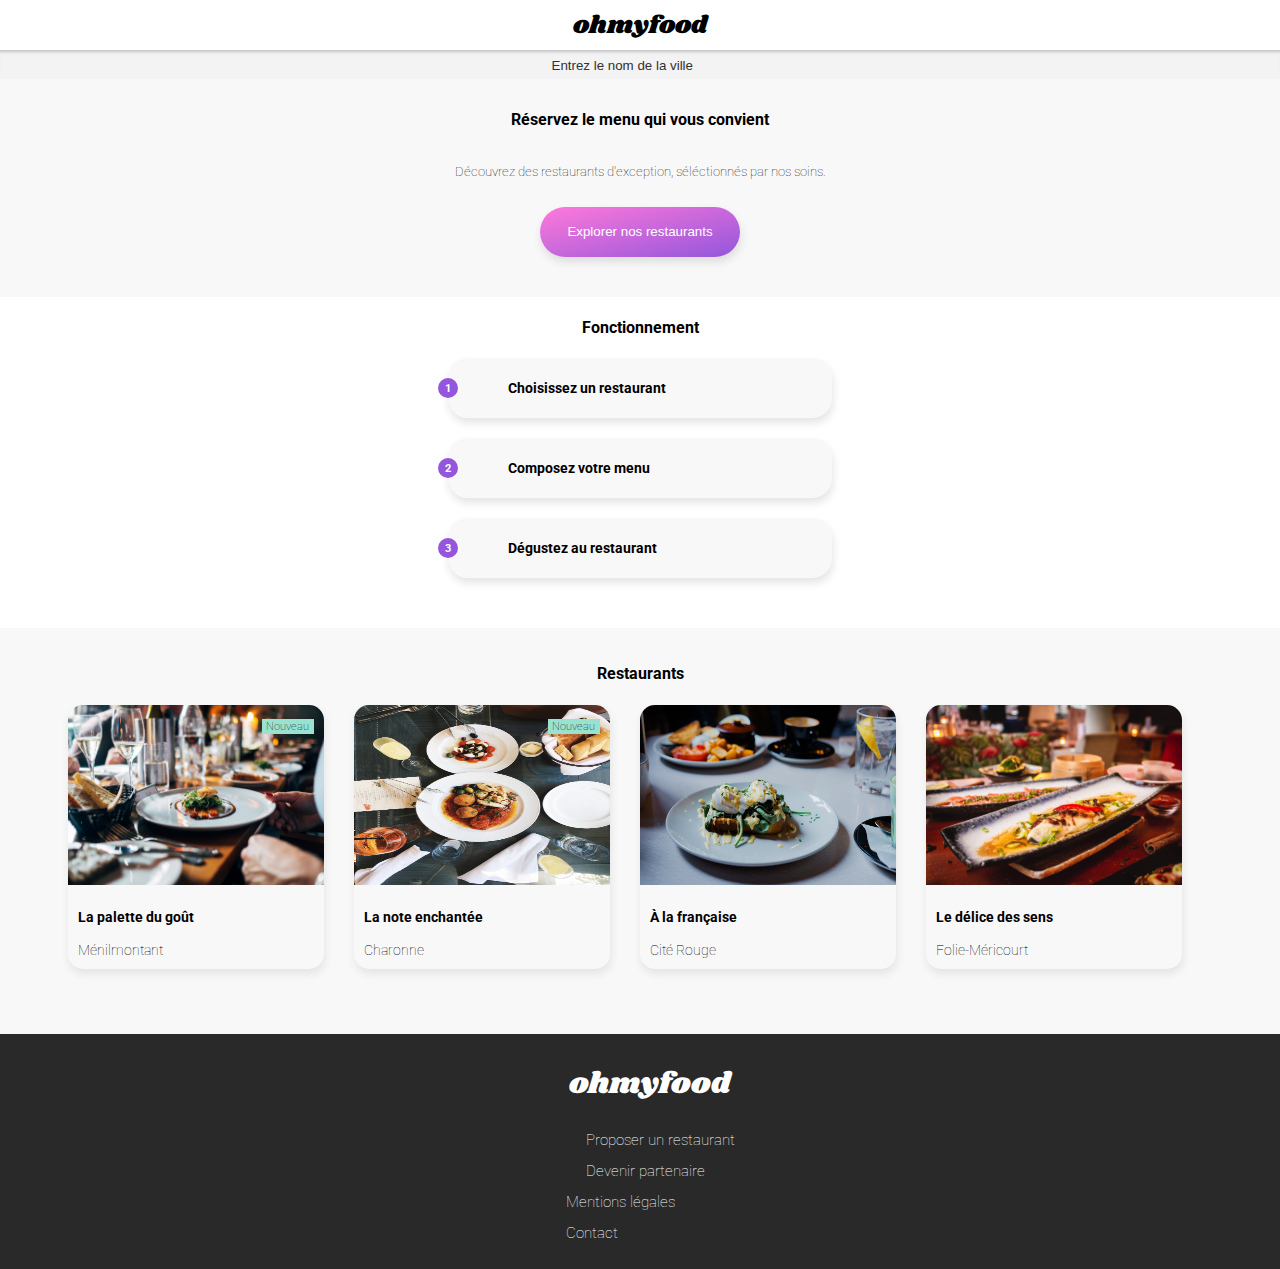
<file: index.html>
<!DOCTYPE html>
<html lang="fr">
  <head>
    <meta charset="UTF-8" />
    <meta name="viewport" content="width=device-width, initial-scale=1.0" />
    <link rel="stylesheet" href="style.css" />
    <link rel="stylesheet" href="https://use.fontawesome.com/releases/v5.3.1/css/all.css" integrity="sha384-mzrmE5qonljUremFsqc01SB46JvROS7bZs3IO2EmfFsd15uHvIt+Y8vEf7N7fWAU" crossorigin="anonymous">
    <title>OhMyFood</title>
  </head>
  <body>
    <div class="loadingPage">
      <div class="loader"></div>
    </div>
    <div class="corpsSite">
    <header>
      <div class="logo"><p>ohmyfood</p></div>
    </header>
    <section id="section_recherche">
      <div class="ville">
        <div class="map"><i class="fas fa-map-marker-alt"></i>
        <input type="text" placeholder="Entrez le nom de la ville" />
        </div>
      </div>
      <div class="explorer">
          <h4>Réservez le menu qui vous convient</h4>
          <p>Découvrez des restaurants d'exception, séléctionnés par nos soins. </p>
          <input type="button" value="Explorer nos restaurants" />
      </div>
    </section>
    <section id="section_menu">
        <h4>Fonctionnement</h4>
      <nav>
        <a href="">
        <div class="menu">
          <div class="cercle"><p>1</p></div>
          <div><i class="fas fa-mobile-alt"></i></div>
          <div><h5>Choisissez un restaurant</h5></div>
        </div>
        </a>
        <a href="">
        <div class="menu">
          <div class="cercle"><p>2</p></div>
          <div><i class="fas fa-list-ul"></i></div>
          <div><h5>Composez votre menu</h5></div>
        </div>
        </a>
        <a href="">
        <div class="menu">
          <div class="cercle"><p>3</p></div>
          <div><i class="fas fa-store"></i></div>
          <div><h5>Dégustez au restaurant</h5></div>
        </div>
        </a>
      </nav>
    </section>
    <section id="section-restau">
        <h4>Restaurants</h4>
      <div class="bloc-restau">
        <a href="palettedugout.html">
          <div class="imgRestau">
            <img src="images/restaurants/jay-wennington-N_Y88TWmGwA-unsplash.jpg" alt="La palette du goût">
            <div class="nouveau">Nouveau</div>
          </div>
        </a>
        <div class="infoRestau">
          <div class="titreRestau">
            <a href="palettedugout.html">
              <h6>La palette du goût</h6>
              <p>Ménilmontant</p>
            </a>
          </div>
          <div class="coeurRestau">
            <i class="fas fa-heart"></i>
            <i class="far fa-heart"></i>
          </div>
        </div>
      </div>
      <div class="bloc-restau">
        <a href="lanoteenchantee.html">
          <div class="imgRestau">
            <img src="images/restaurants/stil-u2Lp8tXIcjw-unsplash.jpg" alt="La note enchantée">
            <div class="nouveau">Nouveau</div>
          </div>
        </a>
        <div class="infoRestau">
          <div class="titreRestau">
            <a href="lanoteenchantee.html">
              <h6>La note enchantée</h6>
              <p>Charonne</p>
            </a>
          </div>
          <div class="coeurRestau">
            <i class="fas fa-heart"></i>
            <i class="far fa-heart"></i>
          </div>
        </div>
      </div>
      <div class="bloc-restau">
        <a href="alafrancaise.html">
          <div class="imgRestau">
            <img src="images/restaurants/toa-heftiba-DQKerTsQwi0-unsplash.jpg" alt="La palerre du goût">
          </div>
        </a>
        <div class="infoRestau">
          <div class="titreRestau">
            <a href="alafrancaise.html">
              <h6>À la française</h6>
              <p>Cité Rouge</p>
            </a>
          </div>
          <div class="coeurRestau">
            <i class="fas fa-heart"></i>
            <i class="far fa-heart"></i>
          </div>
        </div>
      </div>
      <div class="bloc-restau">
        <a href="ledelicedessens.html">
          <div class="imgRestau">
            <img src="images/restaurants/louis-hansel-shotsoflouis-qNBGVyOCY8Q-unsplash.jpg" alt="La palerre du goût">
          </div>
        </a>
        <div class="infoRestau">
          <div class="titreRestau">
            <a href="ledelicedessens.html">
              <h6>Le délice des sens</h6>
              <p>Folie-Méricourt</p>
            </a>
          </div>
          <div class="coeurRestau">
            <i class="fas fa-heart"></i>
            <i class="far fa-heart"></i>
          </div>
        </div>
      </div>
    </section>
    <footer>
      <div class="logo"><p>ohmyfood</p></div>
      <div>
        <a href="">
          <i class="fas fa-utensils fa-xs"></i>
          <p>Proposer un restaurant</p>
        </a>
        <a href="">
          <i class="fas fa-hands-helping fa-xs"></i>
          <p>Devenir partenaire</p>
        </a>
        <a href="">
          <div><p>Mentions légales</p></div>
        </a>
          <div>
            <a href="mailto:ohmyfood@contact.com"><p>Contact</p></a>
          </div>
      </div>
    </footer>
    </div>
  </body>
</html>
</file>
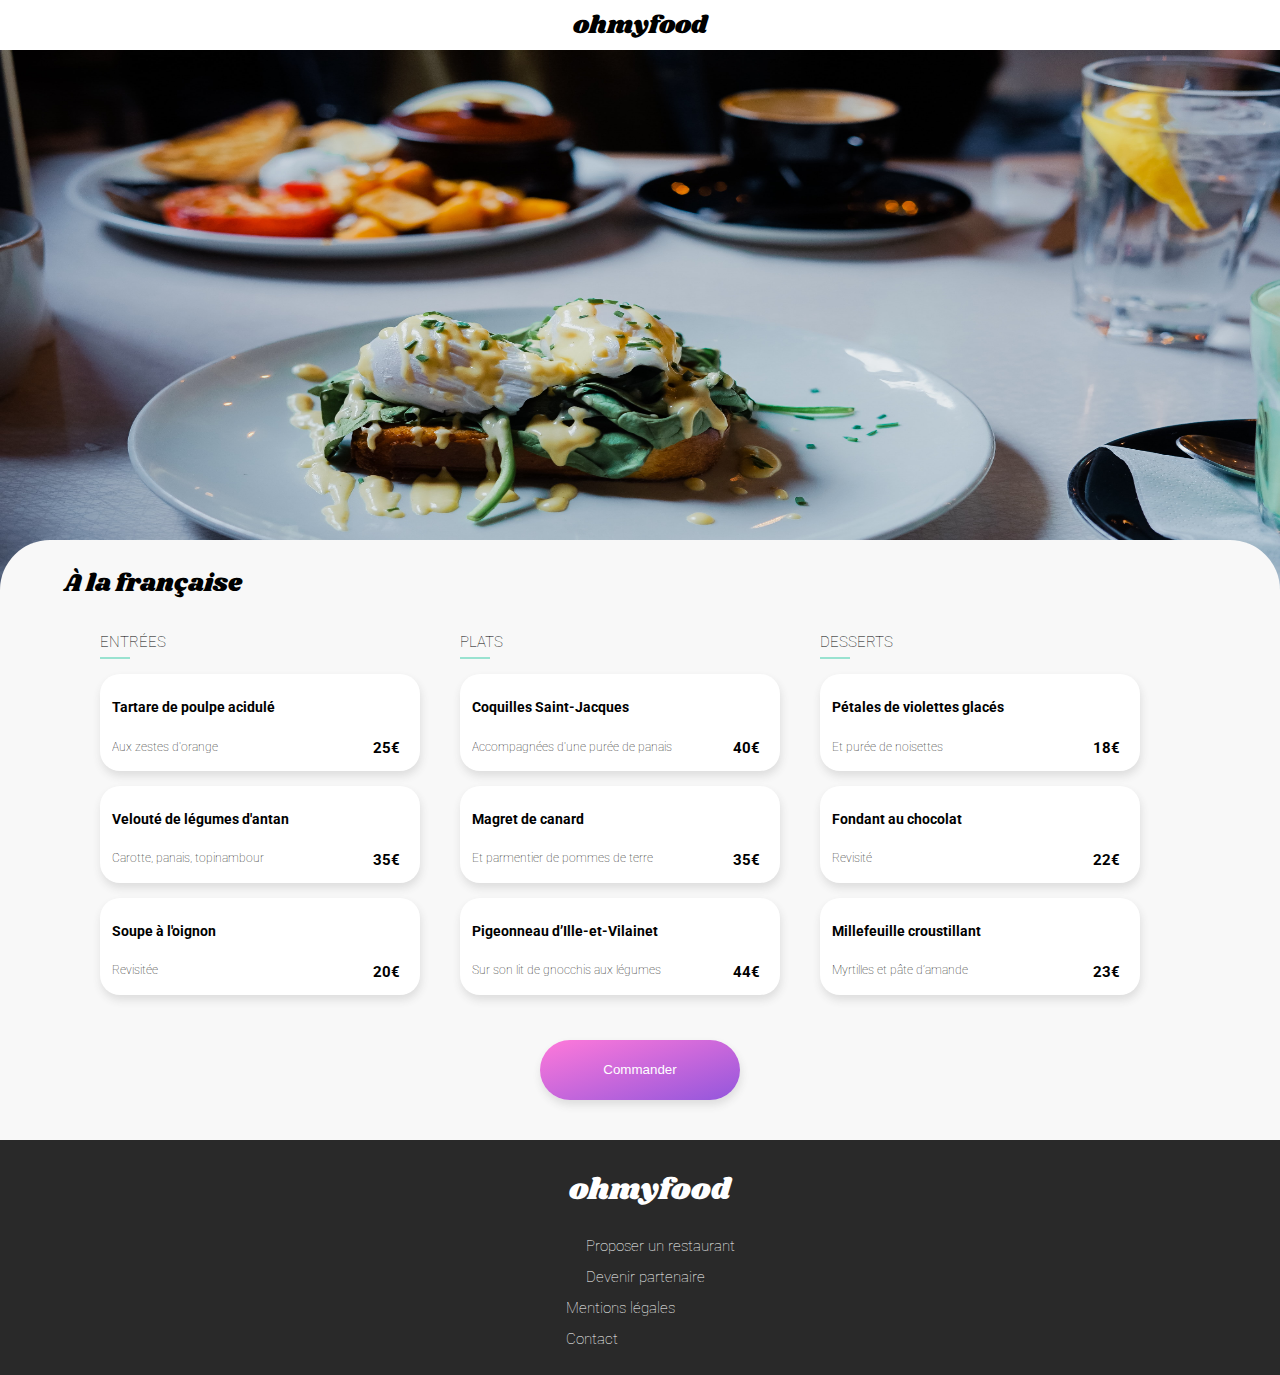
<file: alafrancaise.html>
<!DOCTYPE html>
<html lang="fr">
  <head>
    <meta charset="UTF-8" />
    <meta name="viewport" content="width=device-width, initial-scale=1.0" />
    <link rel="stylesheet" href="style.css" />
    <link rel="stylesheet" href="https://use.fontawesome.com/releases/v5.3.1/css/all.css" integrity="sha384-mzrmE5qonljUremFsqc01SB46JvROS7bZs3IO2EmfFsd15uHvIt+Y8vEf7N7fWAU" crossorigin="anonymous">
    <title>À la française</title>
  </head>
  <body>
    <header>
      <a href="index.html"><i class="fas fa-arrow-left fa-lg"></i></a>
      <div class="logo"><p>ohmyfood</p></div>
    </header>

    <div class="imgAccueil">
      <img
        src="images/restaurants/toa-heftiba-DQKerTsQwi0-unsplash.jpg"
        alt="la palette du gout"
      />
    </div>

    <section id="menu">
      <div class="titreMenu">
        <p>À la française</p>
        <div class="coeurRestau">
          <i class="fas fa-heart"></i>
          <i class="far fa-heart"></i>
        </div>
      </div>
      <div class="bloc-menu">
        <div>
          <p>ENTRÉES</p>
          <div class="souligne"></div>
        </div>
        <div class="plats">
          <div class="titreDescriptif">
            <h5>Tartare de poulpe acidulé</h5>
            <p>Aux zestes d'orange</p>
          </div>
          <div class="prixDescriptif">
            <div class="prix">25€</div>
          </div>
          <div class="transitionOk">
            <i class="fas fa-check-circle fa-2x"></i>
          </div>
        </div>
        <div class="plats">
          <div class="titreDescriptif">
            <h5>Velouté de légumes d'antan</h5>
            <p>Carotte, panais, topinambour</p>
          </div>
          <div class="prixDescriptif">
            <div class="prix">35€</div>
          </div>
          <div class="transitionOk">
            <i class="fas fa-check-circle fa-2x"></i>
          </div>
        </div>
        <div class="plats">
          <div class="titreDescriptif">
            <h5>Soupe à l'oignon</h5>
            <p>Revisitée</p>
          </div>
          <div class="prixDescriptif">
            <div class="prix">20€</div>
          </div>
          <div class="transitionOk">
            <i class="fas fa-check-circle fa-2x"></i>
          </div>
        </div>
      </div>
      <div class="bloc-menu">
        <div>
          <p>PLATS</p>
          <div class="souligne"></div>
        </div>
        <div class="plats">
          <div class="titreDescriptif">
            <h5>Coquilles Saint-Jacques</h5>
            <p>Accompagnées d'une purée de panais</p>
          </div>

          <div class="prixDescriptif">
            <div class="prix">40€</div>
          </div>
          <div class="transitionOk">
            <i class="fas fa-check-circle fa-2x"></i>
          </div>
        </div>
        <div class="plats">
          <div class="titreDescriptif">
            <h5>Magret de canard</h5>
            <p>Et parmentier de pommes de terre</p>
          </div>
          <div class="prixDescriptif">
            <div class="prix">35€</div>
          </div>
          <div class="transitionOk">
            <i class="fas fa-check-circle fa-2x"></i>
          </div>
        </div>
        <div class="plats">
          <div class="titreDescriptif">
            <h5>Pigeonneau d’Ille-et-Vilainet</h5>
            <p>Sur son lit de gnocchis aux légumes</p>
          </div>
          <div class="prixDescriptif">
            <div class="prix">44€</div>
          </div>
          <div class="transitionOk">
            <i class="fas fa-check-circle fa-2x"></i>
          </div>
        </div>
      </div>
      <div class="bloc-menu">
        <div>
          <p>DESSERTS</p>
          <div class="souligne"></div>
        </div>
        <div class="plats">
          <div class="titreDescriptif">
            <h5>Pétales de violettes glacés</h5>
            <p>Et purée de noisettes</p>
          </div>
          <div class="prixDescriptif">
            <div class="prix">18€</div>
          </div>
          <div class="transitionOk">
            <i class="fas fa-check-circle fa-2x"></i>
          </div>
        </div>
        <div class="plats">
          <div class="titreDescriptif">
            <h5>Fondant au chocolat</h5>
            <p>Revisité</p>
          </div>
          <div class="prixDescriptif">
            <div class="prix">22€</div>
          </div>
          <div class="transitionOk">
            <i class="fas fa-check-circle fa-2x"></i>
          </div>
        </div>
        <div class="plats">
          <div class="titreDescriptif">
            <h5>Millefeuille croustillant</h5>
            <p>Myrtilles et pâte d’amande</p>
          </div>
          <div class="prixDescriptif">
            <div class="prix">23€</div>
          </div>
          <div class="transitionOk">
            <i class="fas fa-check-circle fa-2x"></i>
          </div>
        </div>
      </div>
      <div class="btnCmd">
        <input type="button" value="Commander" />
      </div>
    </section>

    <footer id="footerMenu">
      <div class="logo"><p>ohmyfood</p></div>
      <div>
        <a href="">
          <i class="fas fa-utensils fa-xs"></i>
          <p>Proposer un restaurant</p>
        </a>
        <a href="">
          <i class="fas fa-hands-helping fa-xs"></i>
          <p>Devenir partenaire</p>
        </a>
        <a href="">
          <div><p>Mentions légales</p></div>
        </a>
          <div>
            <a href="mailto:ohmyfood@contact.com"><p>Contact</p></a>
          </div>
      </div>
    </footer>
  </body>
</html>
</file>
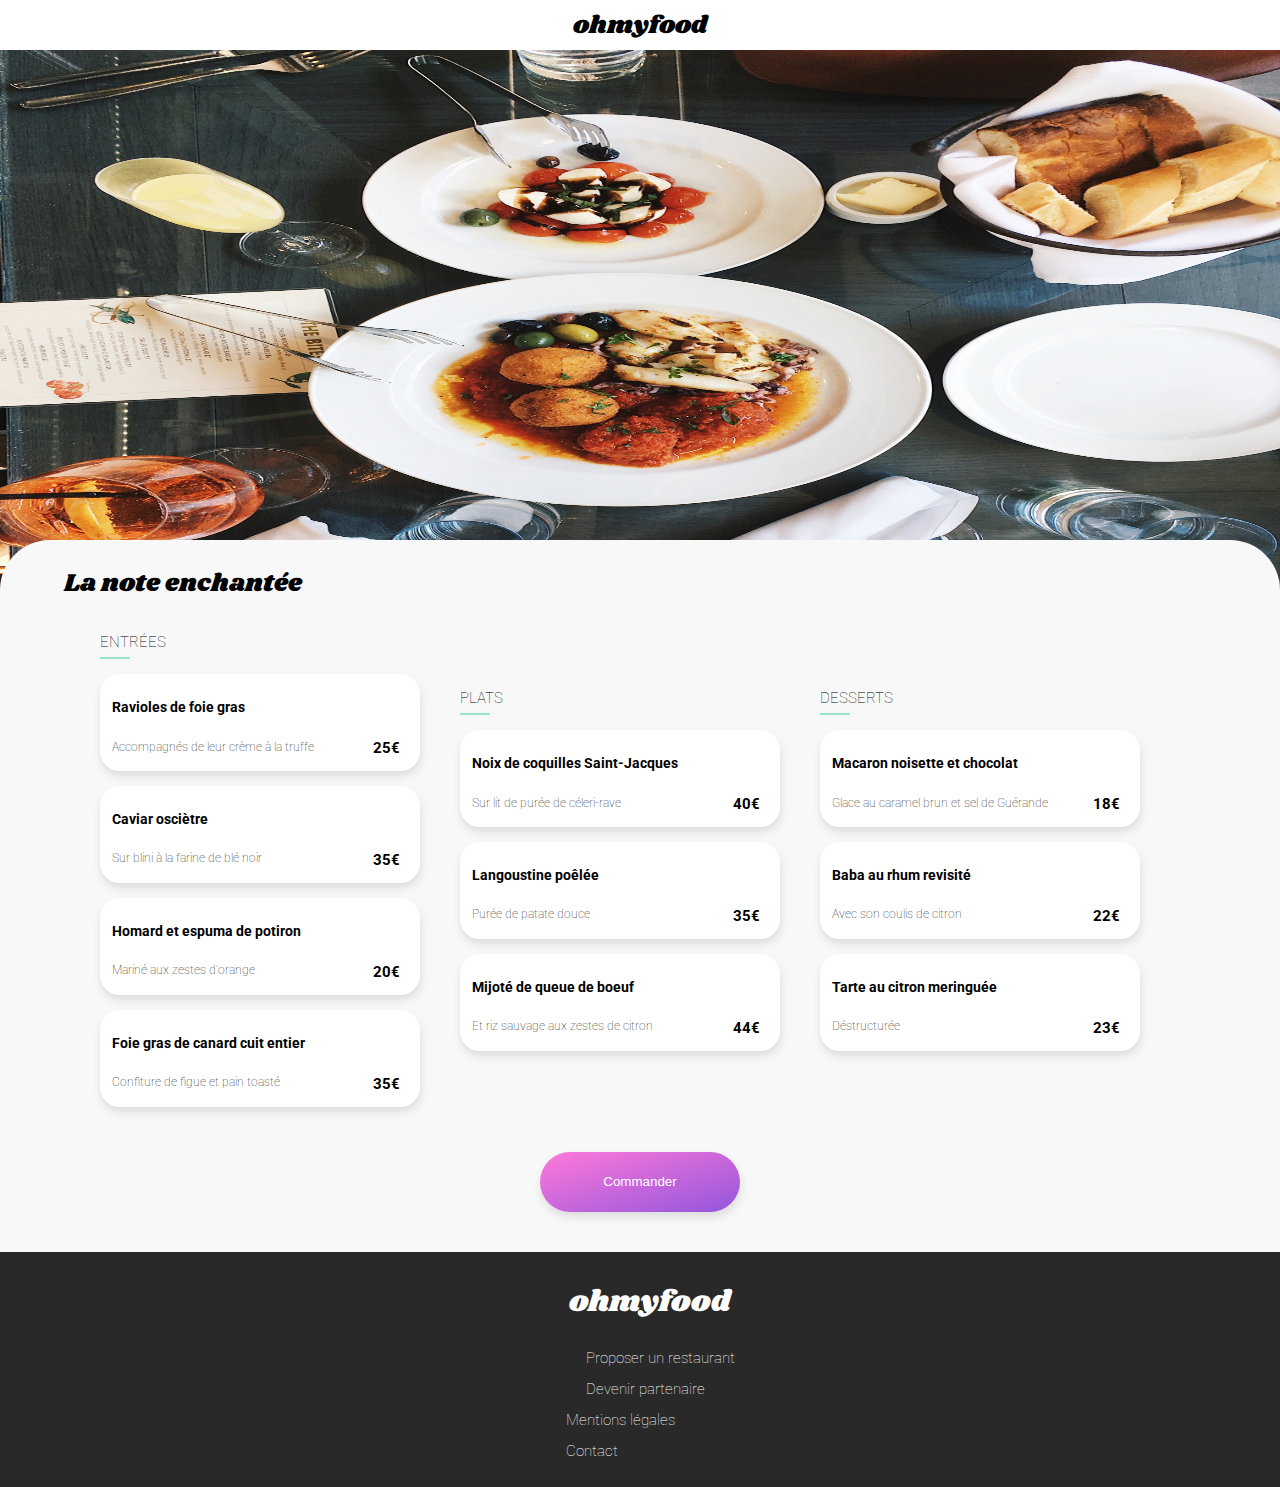
<file: lanoteenchantee.html>
<!DOCTYPE html>
<html lang="fr">
  <head>
    <meta charset="UTF-8" />
    <meta name="viewport" content="width=device-width, initial-scale=1.0" />
    <link rel="stylesheet" href="style.css" />
    <link rel="stylesheet" href="https://use.fontawesome.com/releases/v5.3.1/css/all.css" integrity="sha384-mzrmE5qonljUremFsqc01SB46JvROS7bZs3IO2EmfFsd15uHvIt+Y8vEf7N7fWAU" crossorigin="anonymous">
    <title>La note enchantée</title>
  </head>
  <body>
    <header>
      <a href="index.html"><i class="fas fa-arrow-left fa-lg"></i></a>
      <div class="logo"><p>ohmyfood</p></div>
    </header>

    <div class="imgAccueil">
      <img
        src="images/restaurants/stil-u2Lp8tXIcjw-unsplash.jpg"
        alt="la palette du gout"
      />
    </div>

    <section id="menu">
      <div class="titreMenu">
        <p>La note enchantée</p>
        <div class="coeurRestau">
          <i class="fas fa-heart"></i>
          <i class="far fa-heart"></i>
        </div>
      </div>
      <div class="bloc-menu">
        <div>
          <p>ENTRÉES</p>
          <div class="souligne"></div>
        </div>
        <div class="plats">
          <div class="titreDescriptif">
            <h5>Ravioles de foie gras</h5>
            <p>Accompagnés de leur crème à la truffe</p>
          </div>
          <div class="prixDescriptif">
            <div class="prix">25€</div>
          </div>
          <div class="transitionOk">
            <i class="fas fa-check-circle fa-2x"></i>
          </div>
        </div>
        <div class="plats">
          <div class="titreDescriptif">
            <h5>Caviar osciètre</h5>
            <p>Sur blini à la farine de blé noir</p>
          </div>
          <div class="prixDescriptif">
            <div class="prix">35€</div>
          </div>
          <div class="transitionOk">
            <i class="fas fa-check-circle fa-2x"></i>
          </div>
        </div>
        <div class="plats">
          <div class="titreDescriptif">
            <h5>Homard et espuma de potiron</h5>
            <p>Mariné aux zestes d'orange</p>
          </div>
          <div class="prixDescriptif">
            <div class="prix">20€</div>
          </div>
          <div class="transitionOk">
            <i class="fas fa-check-circle fa-2x"></i>
          </div>
        </div>
        <div class="plats">
          <div class="titreDescriptif">
            <h5>Foie gras de canard cuit entier</h5>
            <p>Confiture de figue et pain toasté</p>
          </div>
          <div class="prixDescriptif">
            <div class="prix">35€</div>
          </div>
          <div class="transitionOk">
            <i class="fas fa-check-circle fa-2x"></i>
          </div>
        </div>
      </div>
      <div class="bloc-menu">
        <div>
          <p>PLATS</p>
          <div class="souligne"></div>
        </div>
        <div class="plats">
          <div class="titreDescriptif">
            <h5>Noix de coquilles Saint-Jacques</h5>
            <p>Sur lit de purée de céleri-rave</p>
          </div>
          <div class="prixDescriptif">
            <div class="prix">40€</div>
          </div>
          <div class="transitionOk">
            <i class="fas fa-check-circle fa-2x"></i>
          </div>
        </div>
        <div class="plats">
          <div class="titreDescriptif">
            <h5>Langoustine poêlée</h5>
            <p>Purée de patate douce</p>
          </div>
          <div class="prixDescriptif">
            <div class="prix">35€</div>
          </div>
          <div class="transitionOk">
            <i class="fas fa-check-circle fa-2x"></i>
          </div>
        </div>
        <div class="plats">
          <div class="titreDescriptif">
            <h5>Mijoté de queue de boeuf </h5>
            <p>Et riz sauvage aux zestes de citron</p>
          </div>
          <div class="prixDescriptif">
            <div class="prix">44€</div>
          </div>
          <div class="transitionOk">
            <i class="fas fa-check-circle fa-2x"></i>
          </div>
        </div>
      </div>
      <div class="bloc-menu">
        <div>
          <p>DESSERTS</p>
          <div class="souligne"></div>
        </div>
        <div class="plats">
          <div class="titreDescriptif">
            <h5>Macaron noisette et chocolat</h5>
            <p>Glace au caramel brun et sel de Guérande</p>
          </div>
          <div class="prixDescriptif">
            <div class="prix">18€</div>
          </div>
          <div class="transitionOk">
            <i class="fas fa-check-circle fa-2x"></i>
          </div>
        </div>
        <div class="plats">
          <div class="titreDescriptif">
            <h5>Baba au rhum revisité </h5>
            <p>Avec son coulis de citron</p>
          </div>
          <div class="prixDescriptif">
            <div class="prix">22€</div>
          </div>
          <div class="transitionOk">
            <i class="fas fa-check-circle fa-2x"></i>
          </div>
        </div>
        <div class="plats">
          <div class="titreDescriptif">
            <h5>Tarte au citron meringuée</h5>
            <p>Déstructurée</p>
          </div>
          <div class="prixDescriptif">
            <div class="prix">23€</div>
          </div>
          <div class="transitionOk">
            <i class="fas fa-check-circle fa-2x"></i>
          </div>
        </div>
      </div>
      <div class="btnCmd">
      <input type="button" value="Commander" />
      </div>
    </section>

    <footer id="footerMenu">
      <div class="logo"><p>ohmyfood</p></div>
      <div>
        <a href="">
          <i class="fas fa-utensils fa-xs"></i>
          <p>Proposer un restaurant</p>
        </a>
        <a href="">
          <i class="fas fa-hands-helping fa-xs"></i>
          <p>Devenir partenaire</p>
        </a>
        <a href="">
          <div><p>Mentions légales</p></div>
        </a>
          <div>
            <a href="mailto:ohmyfood@contact.com"><p>Contact</p></a>
          </div>
      </div>
    </footer>
  </body>
</html>
</file>
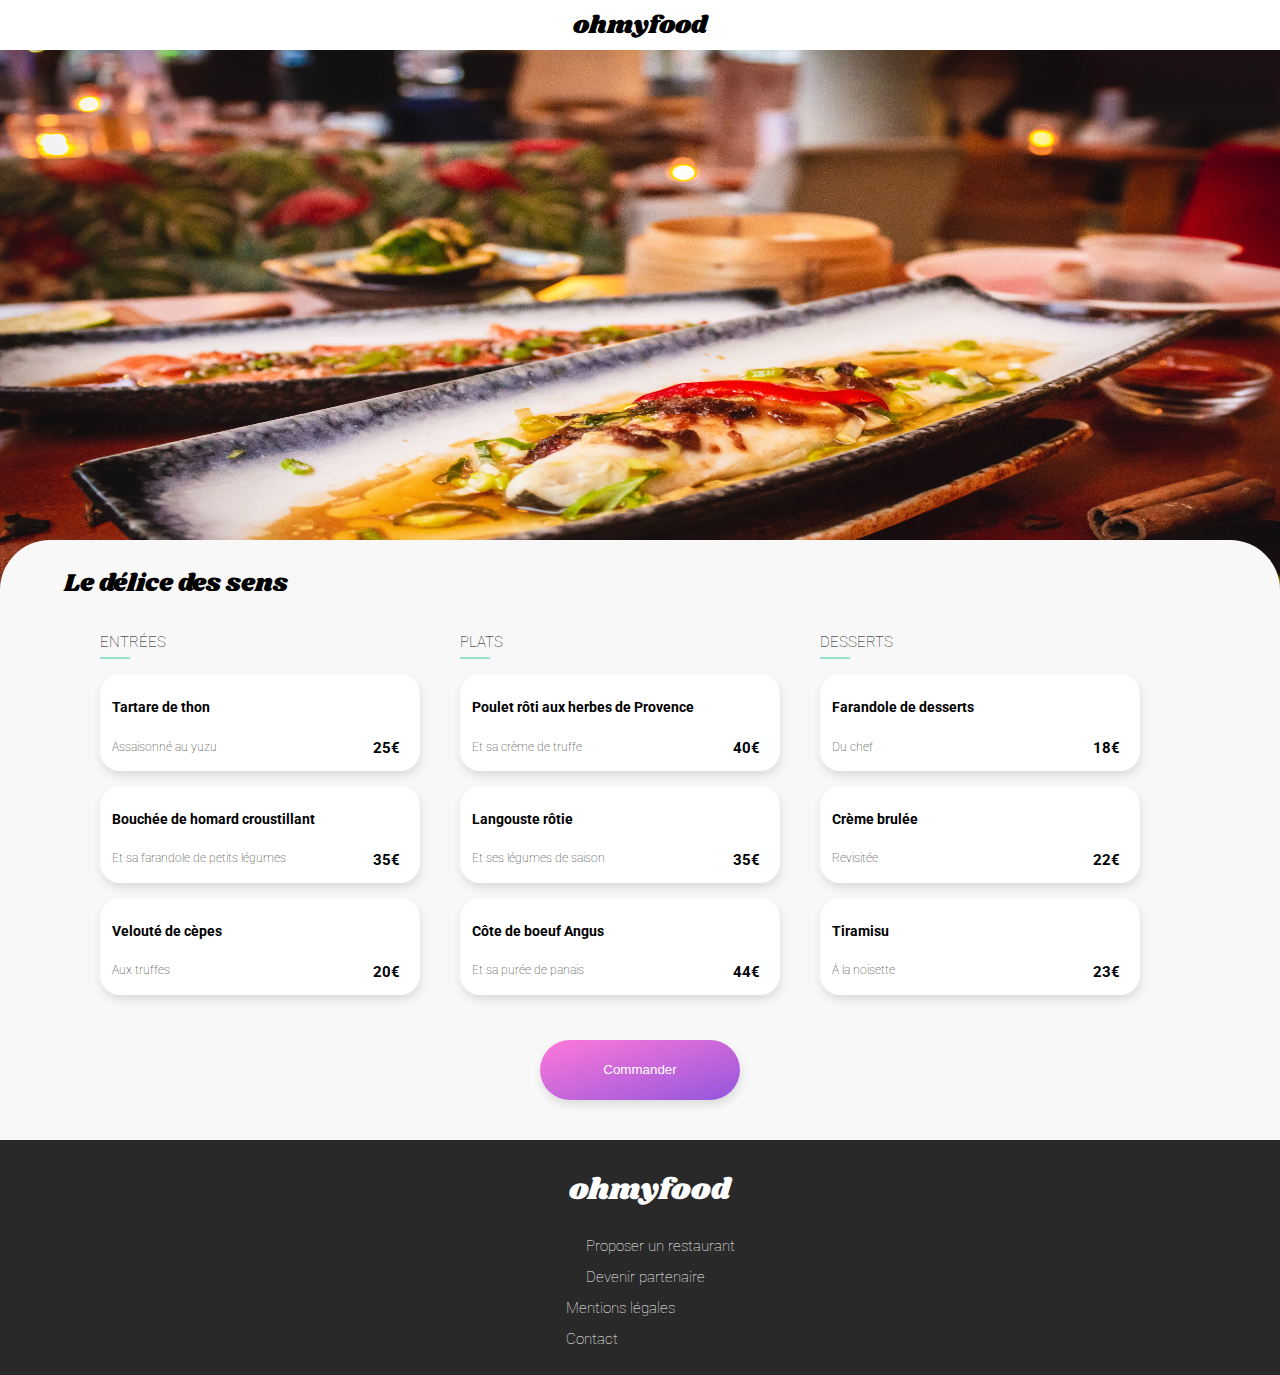
<file: ledelicedessens.html>
<!DOCTYPE html>
<html lang="fr">
  <head>
    <meta charset="UTF-8" />
    <meta name="viewport" content="width=device-width, initial-scale=1.0" />
    <link rel="stylesheet" href="style.css" />
    <link rel="stylesheet" href="https://use.fontawesome.com/releases/v5.3.1/css/all.css" integrity="sha384-mzrmE5qonljUremFsqc01SB46JvROS7bZs3IO2EmfFsd15uHvIt+Y8vEf7N7fWAU" crossorigin="anonymous">
    <title>Le délice des sens</title>
  </head>
  <body>
    <header>
      <a href="index.html"><i class="fas fa-arrow-left fa-lg"></i></a>
      <div class="logo"><p>ohmyfood</p></div>
    </header>

    <div class="imgAccueil">
      <img
        src="images/restaurants/louis-hansel-shotsoflouis-qNBGVyOCY8Q-unsplash.jpg"
        alt="la palette du gout"
      />
    </div>

    <section id="menu">
      <div class="titreMenu">
        <p>Le délice des sens</p>
        <div class="coeurRestau">
          <i class="fas fa-heart"></i>
          <i class="far fa-heart"></i>
        </div>
      </div>
      <div class="bloc-menu">
        <div>
          <p>ENTRÉES</p>
          <div class="souligne"></div>
        </div>
        <div class="plats">
          <div class="titreDescriptif">
            <h5>Tartare de thon</h5>
            <p>Assaisonné au yuzu</p>
          </div>
          <div class="prixDescriptif">
            <div class="prix">25€</div>
          </div>
          <div class="transitionOk">
            <i class="fas fa-check-circle fa-2x"></i>
          </div>
        </div>
        <div class="plats">
          <div class="titreDescriptif">
            <h5>Bouchée de homard croustillant </h5>
            <p>Et sa farandole de petits légumes</p>
          </div>
          <div class="prixDescriptif">
            <div class="prix">35€</div>
          </div>
          <div class="transitionOk">
            <i class="fas fa-check-circle fa-2x"></i>
          </div>
        </div>
        <div class="plats">
          <div class="titreDescriptif">
            <h5>Velouté de cèpes </h5>
            <p>Aux truffes</p>
          </div>
          <div class="prixDescriptif">
            <div class="prix">20€</div>
          </div>
          <div class="transitionOk">
            <i class="fas fa-check-circle fa-2x"></i>
          </div>
        </div>
      </div>
      <div class="bloc-menu">
        <div>
          <p>PLATS</p>
          <div class="souligne"></div>
        </div>
        <div class="plats">
          <div class="titreDescriptif">
            <h5>Poulet rôti aux herbes de Provence </h5>
            <p>Et sa crème de truffe</p>
          </div>

          <div class="prixDescriptif">
            <div class="prix">40€</div>
          </div>
          <div class="transitionOk">
            <i class="fas fa-check-circle fa-2x"></i>
          </div>
        </div>
        <div class="plats">
          <div class="titreDescriptif">
            <h5>Langouste rôtie </h5>
            <p>Et ses légumes de saison</p>
          </div>
          <div class="prixDescriptif">
            <div class="prix">35€</div>
          </div>
          <div class="transitionOk">
            <i class="fas fa-check-circle fa-2x"></i>
          </div>
        </div>
        <div class="plats">
          <div class="titreDescriptif">
            <h5>Côte de boeuf Angus </h5>
            <p>Et sa purée de panais</p>
          </div>
          <div class="prixDescriptif">
            <div class="prix">44€</div>
          </div>
          <div class="transitionOk">
            <i class="fas fa-check-circle fa-2x"></i>
          </div>
        </div>
      </div>
      <div class="bloc-menu">
        <div>
          <p>DESSERTS</p>
          <div class="souligne"></div>
        </div>
        <div class="plats">
          <div class="titreDescriptif">
            <h5>Farandole de desserts</h5>
            <p>Du chef</p>
          </div>
          <div class="prixDescriptif">
            <div class="prix">18€</div>
          </div>
          <div class="transitionOk">
            <i class="fas fa-check-circle fa-2x"></i>
          </div>
        </div>
        <div class="plats">
          <div class="titreDescriptif">
            <h5>Crème brulée </h5>
            <p>Revisitée</p>
          </div>
          <div class="prixDescriptif">
            <div class="prix">22€</div>
          </div>
          <div class="transitionOk">
            <i class="fas fa-check-circle fa-2x"></i>
          </div>
        </div>
        <div class="plats">
          <div class="titreDescriptif">
            <h5>Tiramisu </h5>
            <p>À la noisette</p>
          </div>
          <div class="prixDescriptif">
            <div class="prix">23€</div>
          </div>
          <div class="transitionOk">
            <i class="fas fa-check-circle fa-2x"></i>
          </div>
        </div>
      </div>
      <div class="btnCmd">
        <input type="button" value="Commander" />
      </div>
    </section>

    <footer id="footerMenu">
      <div class="logo"><p>ohmyfood</p></div>
      <div>
        <a href="">
          <i class="fas fa-utensils fa-xs"></i>
          <p>Proposer un restaurant</p>
        </a>
        <a href="">
          <i class="fas fa-hands-helping fa-xs"></i>
          <p>Devenir partenaire</p>
        </a>
        <a href="">
          <div><p>Mentions légales</p></div>
        </a>
          <div>
            <a href="mailto:ohmyfood@contact.com"><p>Contact</p></a>
          </div>
      </div>
    </footer>
  </body>
</html>
</file>
<file: style.css>
@import url("https://fonts.googleapis.com/css2?family=Roboto:wght@100;300;400;700&family=Shrikhand&display=swap");
body {
  font-family: "Roboto", sans-serif;
  font-weight: 100;
  margin: 0;
}

/* IMPORT .SCSS */
header {
  font-family: "Shrikhand", serif;
  display: flex;
  justify-content: center;
  align-items: center;
}
header a {
  text-decoration: none;
  color: black;
  position: absolute;
  left: 20px;
}
header .logo {
  display: flex;
  justify-content: center;
  align-items: center;
  height: 50px;
  font-size: 25px;
}

footer {
  background-color: #292929;
  display: flex;
  flex-direction: column;
  padding: 20px 0px 20px 20px;
}
footer .logo {
  font-family: "Shrikhand", serif;
  padding-bottom: 10px;
  color: white;
}
footer .logo p {
  font-size: 16px;
}
footer p {
  color: white;
  font-size: 11px;
  line-height: 1px;
}
footer a {
  display: flex;
  align-items: center;
  text-decoration: none;
  color: white;
}
footer a i {
  width: 20px;
  color: white;
}

@media all and (min-width: 426px) and (max-width: 768px) {
  footer {
    align-items: center;
  }
  footer .logo p {
    font-size: 30px;
  }
  footer p {
    color: white;
    font-size: 15px;
    line-height: 1px;
  }
}
@media all and (min-width: 769px) and (max-width: 1440px) {
  footer {
    align-items: center;
  }
  footer .logo p {
    font-size: 30px;
  }
  footer p {
    color: white;
    font-size: 15px;
    line-height: 1px;
  }
}
@keyframes transition-load {
  0% {
    opacity: 0;
    transform: translate(0, 10px);
  }
  100% {
    opacity: 1;
  }
}
.imgAccueil img {
  position: absolute;
  width: 100%;
  height: 250px;
}

#menu {
  display: flex;
  flex-direction: column;
  align-items: center;
  background-color: #f8f8f8;
  border-top-left-radius: 50px;
  border-top-right-radius: 50px;
  position: relative;
  top: 190px;
  padding-bottom: 50px;
}
#menu .titreMenu {
  justify-content: space-between;
  font-family: "Shrikhand", sans-serif;
  width: 90%;
  font-size: 25px;
  display: flex;
}
#menu .coeurRestau {
  display: flex;
  align-items: center;
  justify-content: center;
  width: 10%;
}
#menu .coeurRestau:hover .fas {
  transform-origin: bottom;
  transition: transform 400ms;
  transform: scale(1);
}
#menu .coeurRestau .far {
  position: absolute;
}
#menu .coeurRestau .fas {
  position: absolute;
  transform: scale(0);
}
#menu .bloc-menu {
  width: 90%;
  margin-bottom: 15px;
}
#menu .bloc-menu .plats:nth-child(2) {
  animation: transition-load 0.8s;
}
#menu .bloc-menu .plats:nth-child(3) {
  animation: transition-load 1s;
}
#menu .bloc-menu .plats:nth-child(4) {
  animation: transition-load 2s;
}
#menu .bloc-menu .plats:nth-child(5) {
  animation: transition-load 3s;
}
#menu .bloc-menu p {
  font-size: 15px;
  line-height: 0;
}
#menu .bloc-menu .souligne {
  background-color: #99e2d0;
  width: 30px;
  height: 2px;
  margin-bottom: 15px;
}
#menu .bloc-menu .plats {
  display: flex;
  background-color: white;
  border-radius: 20px;
  line-height: 0;
  padding: 2px 0px 5px 12px;
  margin-bottom: 15px;
  box-shadow: 1px 5px 8px 0px #dddddd;
  transform: rotate(0turn);
}
#menu .bloc-menu .plats:hover .transitionOk {
  transform-origin: right 100%;
  transition: transform 300ms ease-in-out;
  transform: scaleX(1);
}
#menu .bloc-menu .plats:hover .fa-check-circle {
  transform: rotate(2turn);
  transition: transform 400ms ease-in-out;
}
#menu .bloc-menu .plats:hover .titreDescriptif {
  width: 50%;
}
#menu .bloc-menu .plats .titreDescriptif {
  width: 100%;
  transform: scaleX(1);
}
#menu .bloc-menu .plats .titreDescriptif h5 {
  font-size: 14px;
  line-height: 1.2;
  white-space: nowrap;
}
#menu .bloc-menu .plats .titreDescriptif p {
  font-size: 12px;
  line-height: 1.2;
  text-overflow: ellipsis;
  white-space: nowrap;
  overflow: hidden;
}
#menu .bloc-menu .plats .prixDescriptif {
  display: flex;
  justify-content: flex-end;
  align-items: flex-end;
  padding: 0px 20px 18px 0px;
}
#menu .bloc-menu .plats .prix {
  font-size: 15px;
  font-weight: bold;
}
#menu .bloc-menu .plats .transitionOk {
  background-color: #99e2d0;
  width: 35%;
  height: 100%;
  position: absolute;
  right: 0%;
  top: 0%;
  border-top-right-radius: 20px;
  border-bottom-right-radius: 20px;
  transform: scaleX(0);
}
#menu .bloc-menu .plats .fa-check-circle {
  color: white;
  display: flex;
  justify-content: center;
  align-items: center;
  width: 100%;
  height: 100%;
}
#menu input {
  border: none;
  outline: none;
  width: 200px;
  height: 60px;
  border-radius: 40px;
  color: white;
  margin-top: 15px;
  background: linear-gradient(to bottom right, #ff79da, #9356dc);
  box-shadow: 1px 5px 8px 0px #dddddd;
}

#footerMenu {
  position: relative;
  top: 180px;
}

@media all and (min-width: 426px) and (max-width: 768px) {
  .imgAccueil img {
    height: 300px;
  }

  #menu {
    top: 240px;
  }

  #footerMenu {
    top: 230px;
  }
}
@media all and (min-width: 769px) {
  .imgAccueil img {
    height: 600px;
  }

  #menu {
    justify-content: center;
    flex-direction: row;
    flex-wrap: wrap;
    top: 490px;
  }
  #menu .titreMenu {
    justify-content: flex-start;
  }
  #menu .bloc-menu {
    width: 25%;
    margin-right: 40px;
  }
  #menu .btnCmd {
    display: flex;
    justify-content: center;
    width: 100%;
  }

  #footerMenu {
    top: 480px;
  }
}
.loader,
.loader:before,
.loader:after {
  border-radius: 50%;
  width: 2.5em;
  height: 2.5em;
  animation-fill-mode: both;
  animation: load7 1s infinite ease-in-out;
}

.loader {
  color: #9356dc;
  font-size: 10px;
  margin: 100px auto;
  position: relative;
  text-indent: -9999em;
  transform: translateZ(0);
  animation-delay: -0.16s;
}

.loader:before,
.loader:after {
  content: "";
  position: absolute;
  top: 0;
}

.loader:before {
  left: -3.5em;
  animation-delay: -0.32s;
}

.loader:after {
  left: 3.5em;
}

@keyframes load7 {
  0%, 80%, 100% {
    box-shadow: 0 2.5em 0 -1.3em;
  }
  40% {
    box-shadow: 0 2.5em 0 0;
  }
}
/* LES VARIABLES */
/* LES MIXIN */
/* LES KEYFRAMES */
@keyframes accueilSpinner {
  0% {
    transform: scale(1);
  }
  97% {
    transform: scale(1);
  }
  100% {
    transform: scale(0);
  }
}
@keyframes accueilBody {
  0% {
    transform: scale(0);
  }
  99% {
    transform: scale(0);
  }
  100% {
    transform: scale(1);
  }
}
.corpsSite {
  animation: accueilBody 2s;
  transform: scale(1);
}

.loadingPage {
  display: flex;
  justify-content: center;
  position: absolute;
  width: 100%;
  top: 10%;
  transform: scale(0);
  animation: accueilSpinner 2s;
}

#section_recherche .ville {
  display: flex;
  justify-content: center;
  background-color: #f3f3f3;
  padding: 5px;
  box-shadow: 0px 4px 3px -2px #c4c4c4 inset;
}
#section_recherche .ville input {
  border: none;
  background-color: #f3f3f3;
  outline: none;
}
#section_recherche .ville input::placeholder {
  color: #313131;
}
#section_recherche .explorer {
  background-color: #f8f8f8;
  display: flex;
  flex-direction: column;
  align-items: center;
  text-align: center;
  padding: 10px 0px 40px 0px;
}
#section_recherche .explorer p {
  width: 70%;
  font-size: 13px;
}
#section_recherche .explorer input {
  border: none;
  outline: none;
  width: 200px;
  height: 50px;
  border-radius: 30px;
  color: white;
  margin-top: 15px;
  background: linear-gradient(to bottom right, #ff79da, #9356dc);
  box-shadow: 1px 5px 8px 0px #dddddd;
}

nav {
  display: flex;
  flex-direction: column;
  align-items: center;
  width: 100%;
}
nav a {
  text-decoration: none;
  color: black;
  font-size: 17px;
  width: 60%;
}

#section_menu {
  display: flex;
  flex-direction: column;
  align-items: center;
  padding-bottom: 30px;
}
#section_menu a {
  width: 80%;
}
#section_menu a .menu {
  background-color: #f8f8f8;
  display: flex;
  align-items: center;
  border-radius: 20px;
  height: 60px;
  margin-bottom: 20px;
  font-weight: bold;
  box-shadow: 1px 5px 8px 0px #e4e4e4;
}
#section_menu a .menu:hover {
  background-color: #f7f2fc;
  box-shadow: 1px 5px 8px 0px #d1d1d1;
}
#section_menu a .menu:hover:hover i {
  color: #9356dc;
}
#section_menu a .menu .cercle {
  position: relative;
  right: 10px;
  display: flex;
  justify-content: center;
  align-items: center;
  background: #9356dc;
  color: white;
  font-size: 12px;
  border-radius: 50%;
  width: 20px;
  height: 20px;
  margin-right: 20px;
}
#section_menu a .menu .cercle p {
  font-size: 11px;
}
#section_menu a .menu i {
  width: 20px;
  color: #acacac;
  margin-right: 20px;
}

#section-restau {
  display: flex;
  flex-direction: column;
  align-items: center;
  background-color: #f8f8f8;
  padding-top: 15px;
  padding-bottom: 50px;
}

.bloc-restau {
  display: flex;
  flex-direction: column;
  width: 90%;
  border-radius: 15px;
  margin-bottom: 15px;
  box-shadow: 1px 5px 8px 0px #e4e4e4;
}
.bloc-restau a {
  text-decoration: none;
  color: black;
}
.bloc-restau .imgRestau {
  position: relative;
  width: 100%;
  height: 180px;
}
.bloc-restau .imgRestau img {
  width: 100%;
  height: 100%;
  border-top-left-radius: 15px;
  border-top-right-radius: 15px;
}
.bloc-restau .imgRestau .nouveau {
  background-color: #99e2d0;
  text-align: center;
  font-size: 11px;
  width: 50px;
  padding: 1px;
  position: absolute;
  right: 4%;
  top: 8%;
}
.bloc-restau .infoRestau {
  display: inline-block;
  position: relative;
  padding-bottom: 5px;
  line-height: 0px;
}
.bloc-restau .infoRestau .titreRestau {
  width: 80%;
}
.bloc-restau .infoRestau p {
  font-size: 14px;
  margin-left: 10px;
}
.bloc-restau .infoRestau h6 {
  font-weight: bold;
  font-size: 14px;
  margin-left: 10px;
}
.bloc-restau .infoRestau .coeurRestau {
  position: absolute;
  right: 8%;
  top: 40%;
}
.bloc-restau .infoRestau .coeurRestau:hover .fas {
  transform-origin: bottom;
  transition: transform 400ms;
  transform: scale(1);
}
.bloc-restau .infoRestau .coeurRestau .far {
  position: absolute;
}
.bloc-restau .infoRestau .coeurRestau .fas {
  position: absolute;
  transform: scale(0);
}

@media all and (max-width: 425px) {
  h4 {
    width: 90%;
    text-align: left;
  }

  .explorer h4 {
    text-align: center;
  }
}
@media all and (min-width: 426px) and (max-width: 768px) {
  #section_menu a {
    width: 40%;
  }

  #section-restau {
    justify-content: center;
    flex-direction: row;
    flex-wrap: wrap;
  }
  #section-restau h4 {
    width: 100%;
    text-align: center;
  }
  #section-restau .bloc-restau {
    width: 40%;
    margin-right: 30px;
  }
  #section-restau .bloc-restau .coeurRestau {
    right: 11%;
  }
}
@media all and (min-width: 769px) {
  #section_menu a {
    width: 30%;
  }

  #section-restau {
    flex-direction: row;
    flex-wrap: wrap;
    justify-content: center;
  }
  #section-restau h4 {
    width: 100%;
    text-align: center;
  }
  #section-restau .bloc-restau {
    width: 20%;
    margin-right: 30px;
  }
  #section-restau .bloc-restau .coeurRestau {
    right: 11%;
  }
}

/*# sourceMappingURL=style.css.map */
</file>
